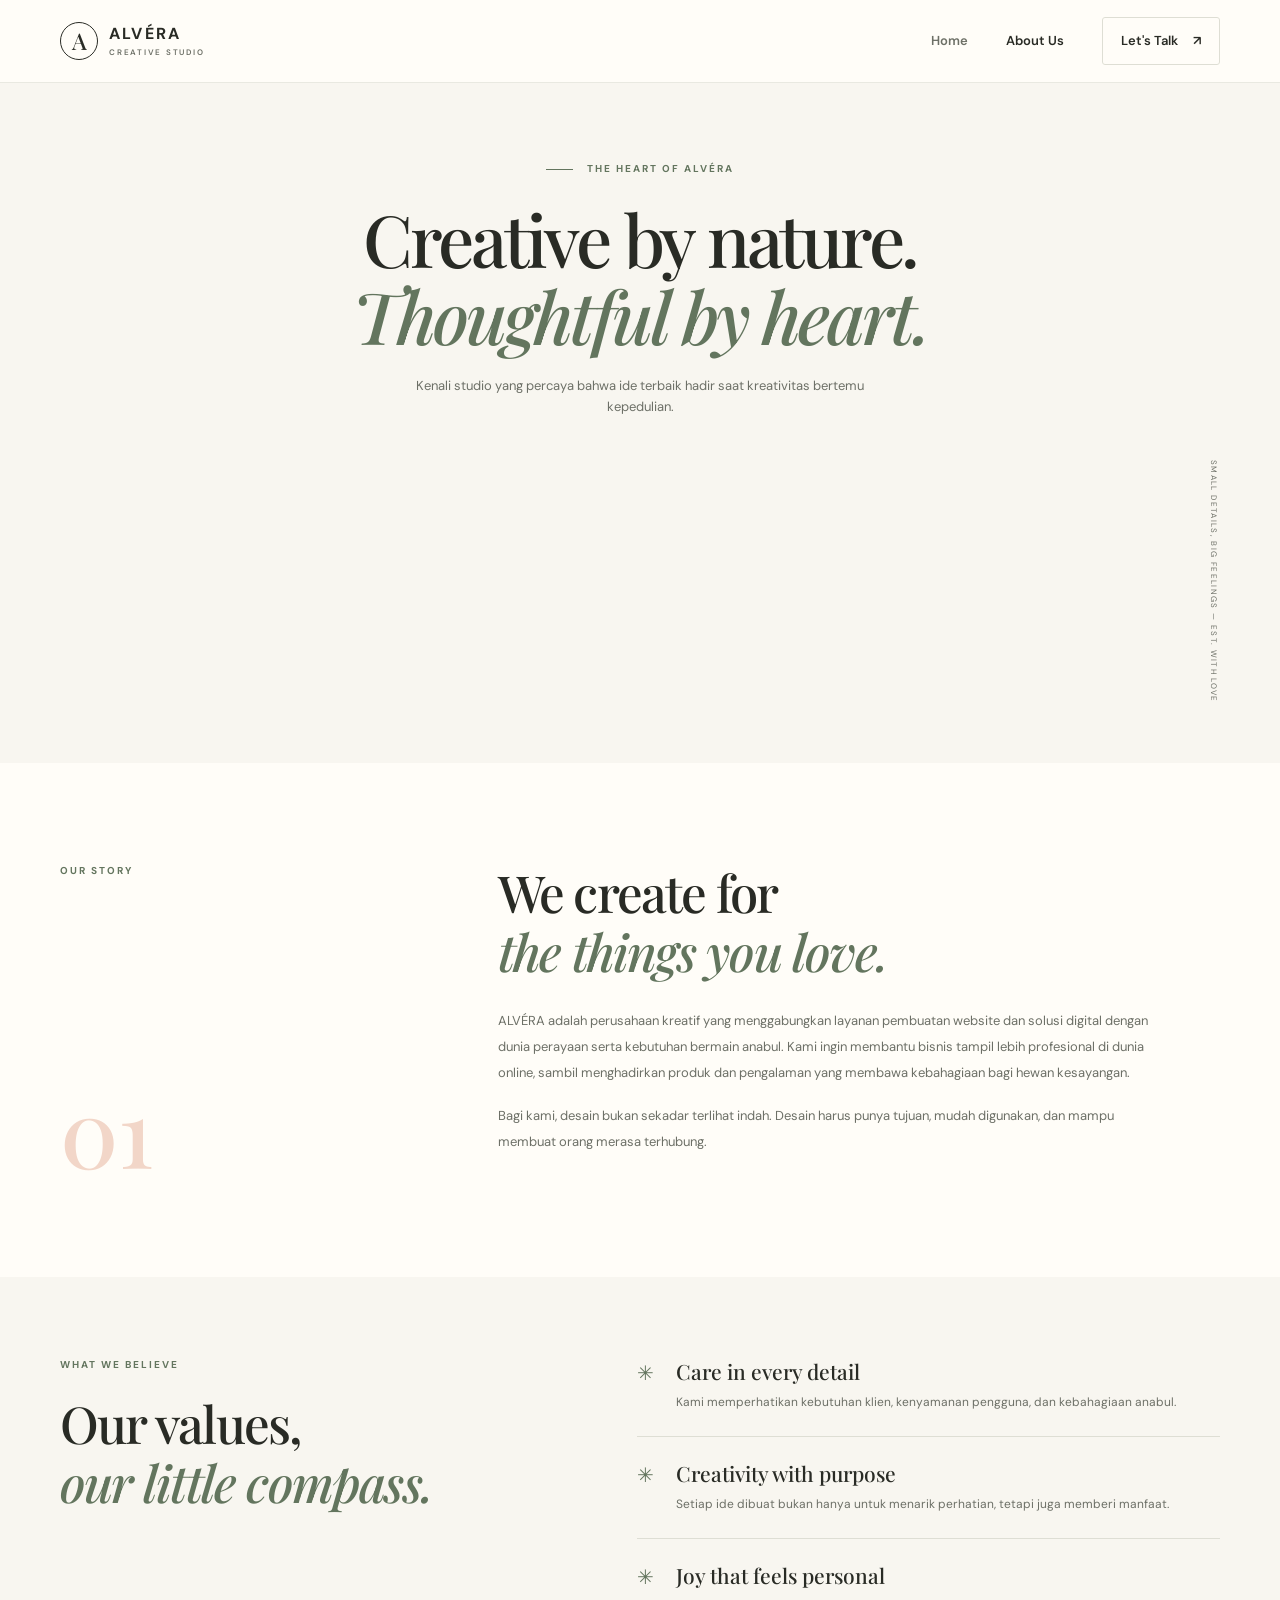
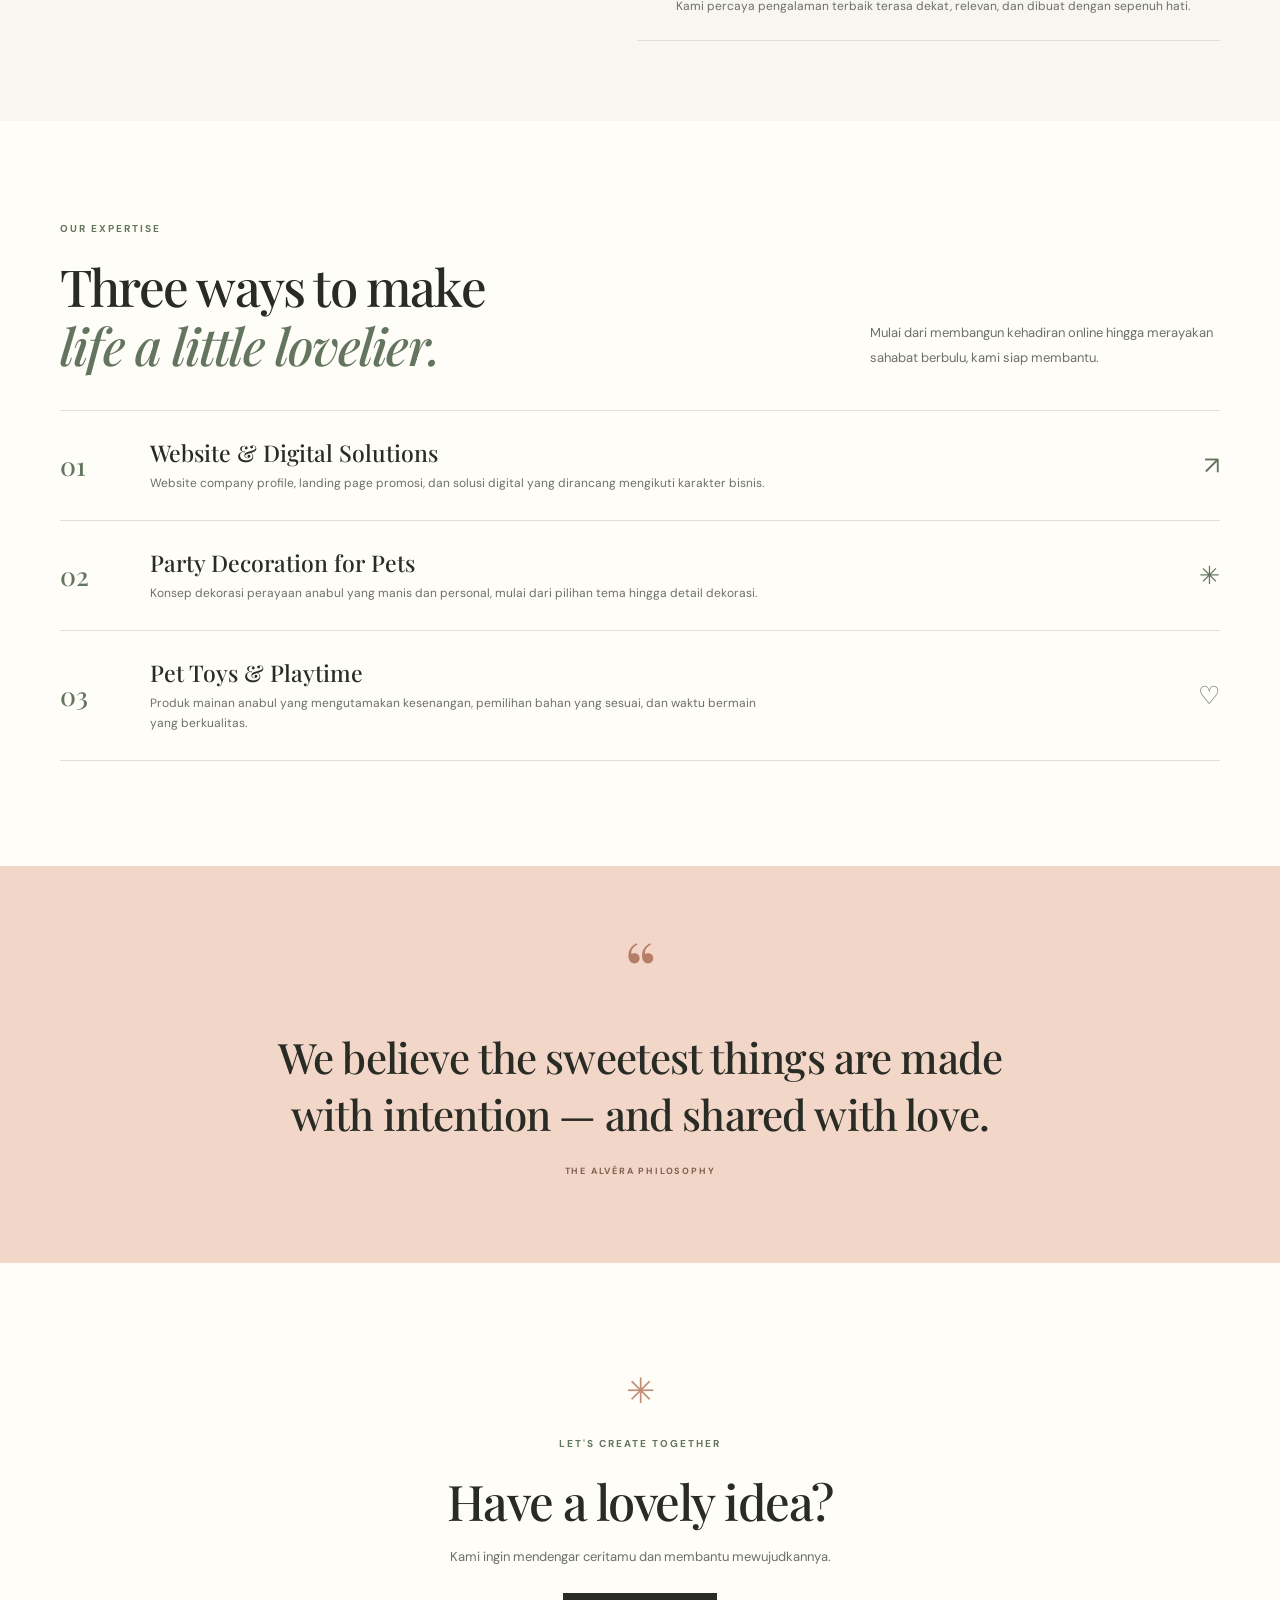
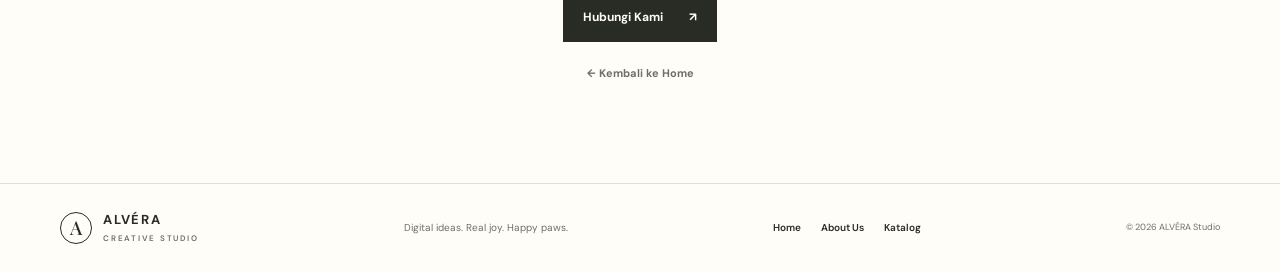
<file: about.html>
<!DOCTYPE html>
<html lang="id">
<head>
  <meta charset="UTF-8">
  <meta name="viewport" content="width=device-width, initial-scale=1.0">
  <meta name="description" content="Kenali ALVÉRA: studio kreatif untuk solusi digital, dekorasi pesta anabul, dan mainan anabul.">
  <title>About Us — ALVÉRA</title>
  <link rel="preconnect" href="https://fonts.googleapis.com">
  <link rel="preconnect" href="https://fonts.gstatic.com" crossorigin>
  <link href="https://fonts.googleapis.com/css2?family=DM+Sans:wght@400;500;600;700&family=Playfair+Display:wght@500;600;700&display=swap" rel="stylesheet">
  <link rel="stylesheet" href="style.css">
  <script src="script.js" defer></script>
</head>
<body>
  <header class="site-header">
    <nav class="navbar container" aria-label="Navigasi utama">
      <a class="brand" href="index.html" aria-label="ALVÉRA beranda"><span class="brand-mark">A</span><span>ALVÉRA<small>CREATIVE STUDIO</small></span></a>
      <button class="menu-toggle" aria-label="Buka menu navigasi" aria-expanded="false"><span></span><span></span><span></span></button>
      <div class="nav-links"><a href="index.html">Home</a><a class="active" href="about.html">About Us</a><a class="nav-cta" href="#contact">Let's Talk <span>↗</span></a></div>
    </nav>
  </header>

  <main>
    <section class="about-hero">
      <div class="container about-hero-inner"><p class="eyebrow"><span class="eyebrow-line"></span> THE HEART OF ALVÉRA</p><h1>Creative by nature.<br><em>Thoughtful by heart.</em></h1><p>Kenali studio yang percaya bahwa ide terbaik hadir saat kreativitas bertemu kepedulian.</p><div class="about-hero-art" role="img" aria-label="Anjing menikmati pesta kecil dengan dekorasi bunga dan balon"></div><span class="about-side-note">SMALL DETAILS, BIG FEELINGS — EST. WITH LOVE</span></div>
    </section>

    <section class="story-section container section-pad">
      <div class="story-label"><p class="eyebrow">OUR STORY</p><span class="story-big-number">01</span></div>
      <div class="story-content"><h2>We create for<br><em>the things you love.</em></h2><p>ALVÉRA adalah perusahaan kreatif yang menggabungkan layanan pembuatan website dan solusi digital dengan dunia perayaan serta kebutuhan bermain anabul. Kami ingin membantu bisnis tampil lebih profesional di dunia online, sambil menghadirkan produk dan pengalaman yang membawa kebahagiaan bagi hewan kesayangan.</p><p>Bagi kami, desain bukan sekadar terlihat indah. Desain harus punya tujuan, mudah digunakan, dan mampu membuat orang merasa terhubung.</p></div>
    </section>

    <section class="values-section"><div class="container values-inner"><div><p class="eyebrow">WHAT WE BELIEVE</p><h2>Our values,<br><em>our little compass.</em></h2></div><div class="values-list"><article><span>✳</span><div><h3>Care in every detail</h3><p>Kami memperhatikan kebutuhan klien, kenyamanan pengguna, dan kebahagiaan anabul.</p></div></article><article><span>✳</span><div><h3>Creativity with purpose</h3><p>Setiap ide dibuat bukan hanya untuk menarik perhatian, tetapi juga memberi manfaat.</p></div></article><article><span>✳</span><div><h3>Joy that feels personal</h3><p>Kami percaya pengalaman terbaik terasa dekat, relevan, dan dibuat dengan sepenuh hati.</p></div></article></div></div></section>

    <section class="offerings container section-pad">
      <div class="section-heading"><div><p class="eyebrow">OUR EXPERTISE</p><h2>Three ways to make<br><em>life a little lovelier.</em></h2></div><p class="section-intro">Mulai dari membangun kehadiran online hingga merayakan sahabat berbulu, kami siap membantu.</p></div>
      <div class="offering-row" id="digital"><div class="offering-num">01</div><div><h3>Website & Digital Solutions</h3><p>Website company profile, landing page promosi, dan solusi digital yang dirancang mengikuti karakter bisnis.</p></div><span class="offering-symbol">↗</span></div>
      <div class="offering-row" id="party"><div class="offering-num">02</div><div><h3>Party Decoration for Pets</h3><p>Konsep dekorasi perayaan anabul yang manis dan personal, mulai dari pilihan tema hingga detail dekorasi.</p></div><span class="offering-symbol">✳</span></div>
      <div class="offering-row" id="toys"><div class="offering-num">03</div><div><h3>Pet Toys & Playtime</h3><p>Produk mainan anabul yang mengutamakan kesenangan, pemilihan bahan yang sesuai, dan waktu bermain yang berkualitas.</p></div><span class="offering-symbol">♡</span></div>
    </section>

    <section class="about-quote"><div class="container"><span class="quote-mark">“</span><blockquote>We believe the sweetest things are made with intention — and shared with love.</blockquote><p>THE ALVÉRA PHILOSOPHY</p></div></section>
    <section class="closing-cta container" id="contact"><div class="cta-flower">✳</div><p class="eyebrow">LET'S CREATE TOGETHER</p><h2>Have a lovely idea?</h2><p>Kami ingin mendengar ceritamu dan membantu mewujudkannya.</p><a class="button button-dark" href="mailto:hello@alvera.studio?subject=Let's%20Talk%20with%20ALV%C3%89RA">Hubungi Kami <span>↗</span></a><a class="back-home" href="index.html">← Kembali ke Home</a></section>
  </main>
  <footer class="site-footer"><div class="container footer-inner"><a class="brand footer-brand" href="index.html"><span class="brand-mark">A</span><span>ALVÉRA<small>CREATIVE STUDIO</small></span></a><p>Digital ideas. Real joy. Happy paws.</p><div class="footer-links"><a href="index.html">Home</a><a href="about.html">About Us</a>
        <a href="catalog.html">Katalog</a></div><small class="copyright">© <span id="year"></span> ALVÉRA Studio</small></div></footer>
</body>
</html>
</file>
<file: style.css>
/* ALVÉRA — shared styles */
:root{--ink:#292b25;--muted:#6d7067;--cream:#f8f6f0;--paper:#fffdf8;--sage:#dce4d6;--sage-dark:#63755e;--peach:#f2d6c8;--lavender:#e5deed;--line:#deded4;--serif:"Playfair Display",Georgia,serif;--sans:"DM Sans",Arial,sans-serif}
*{box-sizing:border-box}html{scroll-behavior:smooth;scroll-padding-top:90px}body{margin:0;background:var(--paper);color:var(--ink);font-family:var(--sans);line-height:1.65}a{color:inherit;text-decoration:none}img{max-width:100%}.container{width:min(1160px,calc(100% - 56px));margin-inline:auto}.site-header{position:sticky;top:0;z-index:20;background:rgba(255,253,248,.94);backdrop-filter:blur(12px);border-bottom:1px solid rgba(222,222,212,.65)}.navbar{height:82px;display:flex;align-items:center;justify-content:space-between}.brand{display:inline-flex;align-items:center;gap:11px;font-weight:700;letter-spacing:.14em;font-size:16px;line-height:1.1}.brand small{display:block;font-size:8px;letter-spacing:.22em;font-weight:600;margin-top:6px;color:var(--muted)}.brand-mark{width:38px;height:38px;border:1px solid var(--ink);border-radius:50%;display:grid;place-items:center;font-family:var(--serif);font-size:23px;font-weight:500;letter-spacing:0}.nav-links{display:flex;align-items:center;gap:38px;font-size:13px;font-weight:600}.nav-links>a:not(.nav-cta){color:var(--muted);transition:color .2s}.nav-links>a:hover,.nav-links>a.active{color:var(--ink)}.nav-cta{padding:12px 18px;border:1px solid var(--line);border-radius:3px}.nav-cta span{margin-left:12px}.menu-toggle{display:none;border:0;background:transparent;padding:8px}.menu-toggle span{display:block;width:23px;height:2px;background:var(--ink);margin:5px}
.hero{min-height:590px;display:grid;grid-template-columns:1fr .92fr;align-items:center;gap:55px;padding-top:55px;padding-bottom:72px}.eyebrow{font-size:10px;font-weight:700;letter-spacing:.2em;color:var(--sage-dark);margin:0 0 20px}.eyebrow-line{display:inline-block;width:27px;height:1px;background:var(--sage-dark);vertical-align:middle;margin-right:10px}.hero h1,.about-hero h1{font:500 clamp(48px,6vw,76px)/1.08 var(--serif);letter-spacing:-.045em;margin:0 0 25px}.hero h1 em,.section-heading h2 em,.manifesto h2 em,.about-hero h1 em,.story-content h2 em,.values-inner h2 em{font-weight:500;color:var(--sage-dark)}.hero-description{max-width:480px;color:var(--muted);font-size:15px;line-height:1.9}.hero-actions{display:flex;align-items:center;gap:28px;margin-top:30px}.button{display:inline-flex;align-items:center;gap:26px;padding:15px 20px;font-size:12px;font-weight:700;transition:transform .2s,background .2s}.button:hover{transform:translateY(-2px)}.button-dark{background:var(--ink);color:#fffdf8}.button-dark:hover{background:#45483e}.button-light{background:var(--paper);color:var(--ink)}.text-link{font-size:12px;font-weight:700;border-bottom:1px solid var(--line);padding:10px 0}.text-link span{margin-left:8px}.hero-note{display:flex;align-items:center;gap:10px;color:var(--muted);font-size:10px;margin-top:48px;letter-spacing:.03em}.note-icon{font-size:20px;color:var(--sage-dark)}.hero-visual{position:relative;min-height:460px}.hero-image{background-image:url('https://images.unsplash.com/photo-1535930749574-1399327ce78f?auto=format&fit=crop&w=1100&q=85');background-size:cover;background-position:center;border-radius:48% 48% 4px 4px;width:82%;height:430px;margin-left:auto;box-shadow:0 18px 50px #3c41301a}.floating-card{position:absolute;left:0;bottom:50px;background:var(--paper);padding:17px 19px;display:flex;align-items:center;gap:13px;box-shadow:0 10px 35px #30332612;font-size:11px;line-height:1.7}.floating-card strong{font-size:12px}.floating-card span:not(.floating-spark){color:var(--muted)}.floating-spark{font-size:27px;color:#bd8c75}.hero-stamp{position:absolute;right:-3px;top:16px;width:92px;height:92px;background:var(--peach);border-radius:50%;display:grid;place-content:center;text-align:center;font-size:9px;line-height:1.4;font-weight:700;letter-spacing:.13em;transform:rotate(10deg)}.hero-stamp span{font-size:18px}.visual-dot{position:absolute;width:13px;height:13px;background:var(--sage-dark);border-radius:50%}.dot-one{top:90px;left:10px}.dot-two{bottom:75px;right:30px;width:8px;height:8px;background:#c48f79}
.trust-strip{background:var(--sage);padding:19px 0}.trust-inner{display:flex;align-items:center;justify-content:space-between;gap:18px;font-size:9px;letter-spacing:.16em;font-weight:700;color:#4d6049}.trust-inner i{font-style:normal;font-size:16px}.section-pad{padding-top:100px;padding-bottom:105px}.section-heading{display:flex;justify-content:space-between;align-items:end;gap:40px;margin-bottom:42px}.section-heading h2,.manifesto h2,.story-content h2,.values-inner h2{font:500 clamp(36px,4vw,51px)/1.16 var(--serif);letter-spacing:-.035em;margin:0}.section-intro{max-width:350px;color:var(--muted);font-size:13px;line-height:1.9;margin:0 0 5px}.service-grid{display:grid;grid-template-columns:repeat(3,1fr);gap:17px}.service-card{min-height:300px;padding:25px 25px 23px;display:flex;flex-direction:column;align-items:flex-start;border:1px solid var(--line);transition:transform .25s,box-shadow .25s}.service-card:hover{transform:translateY(-5px);box-shadow:0 16px 35px #292b2510}.service-web{background:#f8f5ed}.service-party{background:#f5e9e2}.service-toys{background:#eeeee5}.service-number{font-size:9px;letter-spacing:.15em;color:var(--muted)}.service-icon{align-self:flex-end;margin-top:-3px;font-size:24px;color:var(--sage-dark)}.service-card h3{font:500 24px/1.2 var(--serif);margin:18px 0 12px;max-width:250px}.service-card p{font-size:12px;color:var(--muted);line-height:1.9;margin:0 0 22px}.card-link{margin-top:auto;font-size:10px;font-weight:700;border-bottom:1px solid #bfc5b8;padding-bottom:7px}.card-link span{margin-left:12px}.manifesto{background:var(--sage);padding:65px 0}.manifesto-inner{display:grid;grid-template-columns:.9fr 1fr;align-items:center;gap:95px}.manifesto-image{height:380px;background:url('https://images.unsplash.com/photo-1541599540903-216a46ca1dc0?auto=format&fit=crop&w=1000&q=85') center/cover;border-radius:48% 48% 4px 4px}.manifesto-copy{max-width:440px}.manifesto h2{margin-bottom:20px}.manifesto-copy>p:not(.eyebrow){font-size:13px;line-height:1.95;color:#586351;margin-bottom:26px}.closing-cta{text-align:center;padding-top:100px;padding-bottom:100px;position:relative}.cta-flower{font-size:35px;color:#c38d76;margin-bottom:15px}.closing-cta h2{font:500 clamp(35px,4vw,49px)/1.2 var(--serif);margin:0 0 15px;letter-spacing:-.03em}.closing-cta h2 em{color:var(--sage-dark)}.closing-cta>p:not(.eyebrow){color:var(--muted);font-size:13px;max-width:470px;margin:0 auto 25px}.site-footer{border-top:1px solid var(--line);padding:26px 0}.footer-inner{display:flex;align-items:center;justify-content:space-between;gap:20px}.footer-brand{font-size:13px}.footer-brand .brand-mark{width:32px;height:32px;font-size:19px}.footer-inner>p{font-size:10px;color:var(--muted)}.footer-links{display:flex;gap:20px;font-size:10px;font-weight:600}.copyright{font-size:9px;color:var(--muted)}
/* About page */
.about-hero{background:var(--cream);text-align:center;padding:78px 0 0;overflow:hidden}.about-hero-inner{position:relative}.about-hero .eyebrow{margin-bottom:22px}.about-hero h1{font-size:clamp(47px,6vw,72px);margin-bottom:20px}.about-hero-inner>p:not(.eyebrow){font-size:13px;color:var(--muted);max-width:490px;margin:0 auto}.about-hero-art{margin:45px auto 0;width:min(760px,85%);height:300px;background:url('https://images.unsplash.com/photo-1516734212186-a967f81ad0d7?auto=format&fit=crop&w=1400&q=85') center 45%/cover;border-radius:48% 48% 0 0}.about-side-note{position:absolute;right:0;bottom:60px;writing-mode:vertical-rl;font-size:8px;letter-spacing:.17em;color:var(--muted)}.story-section{display:grid;grid-template-columns:.65fr 1.35fr;gap:90px}.story-label{display:flex;flex-direction:column;justify-content:space-between;align-items:flex-start}.story-big-number{font:500 95px/.9 var(--serif);color:var(--peach)}.story-content{max-width:660px}.story-content h2{margin-bottom:27px}.story-content p{color:var(--muted);font-size:13px;line-height:2;margin:0 0 17px}.values-section{background:var(--cream);padding:80px 0}.values-inner{display:grid;grid-template-columns:.9fr 1.1fr;gap:100px}.values-list article{display:flex;gap:22px;padding:22px 0;border-bottom:1px solid var(--line)}.values-list article:first-child{padding-top:0}.values-list article>span{font-size:20px;color:var(--sage-dark)}.values-list h3{font:500 21px var(--serif);margin:0 0 6px}.values-list p{font-size:12px;color:var(--muted);margin:0;line-height:1.9}.offerings .section-heading{margin-bottom:35px}.offering-row{display:grid;grid-template-columns:70px 1fr 40px;gap:20px;align-items:center;padding:26px 0;border-top:1px solid var(--line);scroll-margin-top:100px}.offering-row:last-child{border-bottom:1px solid var(--line)}.offering-num{font:500 26px var(--serif);color:var(--sage-dark)}.offering-row h3{font:500 23px var(--serif);margin:0 0 6px}.offering-row p{font-size:12px;color:var(--muted);margin:0;max-width:620px}.offering-symbol{font-size:25px;color:var(--sage-dark);text-align:right}.about-quote{background:var(--peach);text-align:center;padding:70px 0 75px}.quote-mark{font:80px/.8 var(--serif);color:#b77e67}.about-quote blockquote{font:500 clamp(27px,4vw,42px)/1.35 var(--serif);max-width:750px;margin:20px auto 22px;letter-spacing:-.02em}.about-quote p{font-size:9px;font-weight:700;letter-spacing:.2em;color:#805f50}.back-home{display:block;margin:22px auto 0;font-size:11px;font-weight:700;color:var(--muted)}
@media(max-width:800px){.container{width:min(100% - 40px,600px)}.navbar{height:72px}.menu-toggle{display:block;cursor:pointer}.nav-links{display:none;position:absolute;top:71px;left:0;right:0;padding:22px 25px 25px;background:var(--paper);border-bottom:1px solid var(--line);flex-direction:column;align-items:stretch;gap:20px}.nav-links.open{display:flex}.nav-cta{text-align:center}.hero{grid-template-columns:1fr;gap:30px;padding-top:55px;padding-bottom:55px}.hero-copy{max-width:560px}.hero h1{font-size:clamp(50px,11vw,70px)}.hero-visual{min-height:390px;max-width:520px;width:100%;margin:auto}.hero-image{height:370px;width:83%}.floating-card{bottom:34px}.hero-stamp{right:0}.trust-inner{flex-wrap:wrap;justify-content:center;gap:12px 18px}.trust-inner span{font-size:8px}.trust-inner i{font-size:12px}.section-pad{padding-top:70px;padding-bottom:75px}.section-heading{align-items:flex-start;flex-direction:column;gap:16px}.service-grid{grid-template-columns:1fr}.service-card{min-height:250px}.service-card h3{max-width:100%}.manifesto-inner{grid-template-columns:1fr;gap:35px}.manifesto-image{height:330px;max-width:480px;width:100%;margin:auto}.manifesto-copy{max-width:550px}.footer-inner{flex-wrap:wrap}.footer-inner>p{order:3;width:100%;margin:0}.copyright{margin-left:auto}.story-section{grid-template-columns:1fr;gap:25px}.story-label{flex-direction:row;align-items:center}.story-big-number{font-size:65px}.values-inner{grid-template-columns:1fr;gap:40px}.about-hero{padding-top:60px}.about-hero-art{width:90%;height:250px}.about-side-note{right:-2px;bottom:35px;font-size:7px}.offering-row{grid-template-columns:42px 1fr 25px;gap:12px}.offering-row h3{font-size:20px}}
@media(max-width:430px){.container{width:calc(100% - 32px)}.brand{font-size:14px}.brand-mark{width:34px;height:34px}.hero h1{font-size:47px}.hero-description{font-size:13px}.hero-actions{gap:17px;flex-wrap:wrap}.button{padding:14px 16px}.hero-visual{min-height:320px}.hero-image{height:300px}.floating-card{padding:12px;font-size:9px;bottom:22px}.floating-card strong{font-size:10px}.hero-stamp{width:75px;height:75px;font-size:8px}.hero-note{margin-top:30px}.trust-inner i{display:none}.trust-inner{column-gap:18px}.section-heading h2,.manifesto h2,.story-content h2,.values-inner h2{font-size:36px}.manifesto{padding:45px 0}.manifesto-image{height:270px}.closing-cta{padding-top:70px;padding-bottom:70px}.footer-links{gap:13px}.copyright{width:100%;margin-left:0}.about-hero h1{font-size:44px}.about-hero-art{height:205px}.about-side-note{display:none}.story-big-number{font-size:55px}.offering-row{grid-template-columns:32px 1fr 18px}.offering-num{font-size:22px}.offering-row h3{font-size:18px}.offering-row p{font-size:11px}}
@media(prefers-reduced-motion:reduce){html{scroll-behavior:auto}*,*::before,*::after{transition:none!important}}

/* Catalog page and Home catalog preview */
.catalog-teaser{display:grid;grid-template-columns:.75fr 1.25fr;gap:55px;align-items:center}
.catalog-teaser-copy h2{font-family:var(--serif);font-size:clamp(38px,4vw,54px);line-height:1.12;letter-spacing:-1.5px;margin:14px 0}
.catalog-teaser-copy h2 em{color:var(--accent,#c87855)}
.catalog-teaser-copy>p:not(.eyebrow){font-size:13px;line-height:1.9;color:var(--muted,#777);max-width:330px;margin-bottom:24px}
.catalog-teaser-image{display:block;border:1px solid rgba(120,90,70,.15);padding:10px;background:#fffaf5;box-shadow:0 18px 45px rgba(70,45,30,.09);transition:transform .25s}
.catalog-teaser-image:hover{transform:translateY(-5px)}
.catalog-teaser-image img{display:block;width:100%;height:auto}
.catalog-page{padding-top:70px;padding-bottom:85px}
.catalog-page-heading{text-align:center;max-width:650px;margin:0 auto 38px}
.catalog-page-heading h1{font-family:var(--serif);font-size:clamp(45px,6vw,68px);line-height:1.1;letter-spacing:-1.5px;margin:15px 0}
.catalog-page-heading h1 em{color:var(--accent,#c87855)}
.catalog-page-heading>p:last-child{color:var(--muted,#777);font-size:13px;line-height:1.8}
.catalog-artwork{margin:0 auto;max-width:1000px;padding:12px;background:#fffaf5;border:1px solid rgba(120,90,70,.15);box-shadow:0 18px 50px rgba(70,45,30,.1)}
.catalog-artwork img{display:block;width:100%;height:auto}
.catalog-artwork figcaption{text-align:center;font-size:10px;color:#8a8178;padding:10px 0 2px}
.catalog-actions{display:flex;justify-content:center;align-items:center;gap:25px;margin-top:30px}
@media(max-width:760px){.catalog-teaser{grid-template-columns:1fr;gap:28px}.catalog-page{padding-top:48px;padding-bottom:60px}.catalog-page-heading{margin-bottom:25px}.catalog-artwork{padding:5px}.catalog-actions{flex-wrap:wrap}}
</file>
